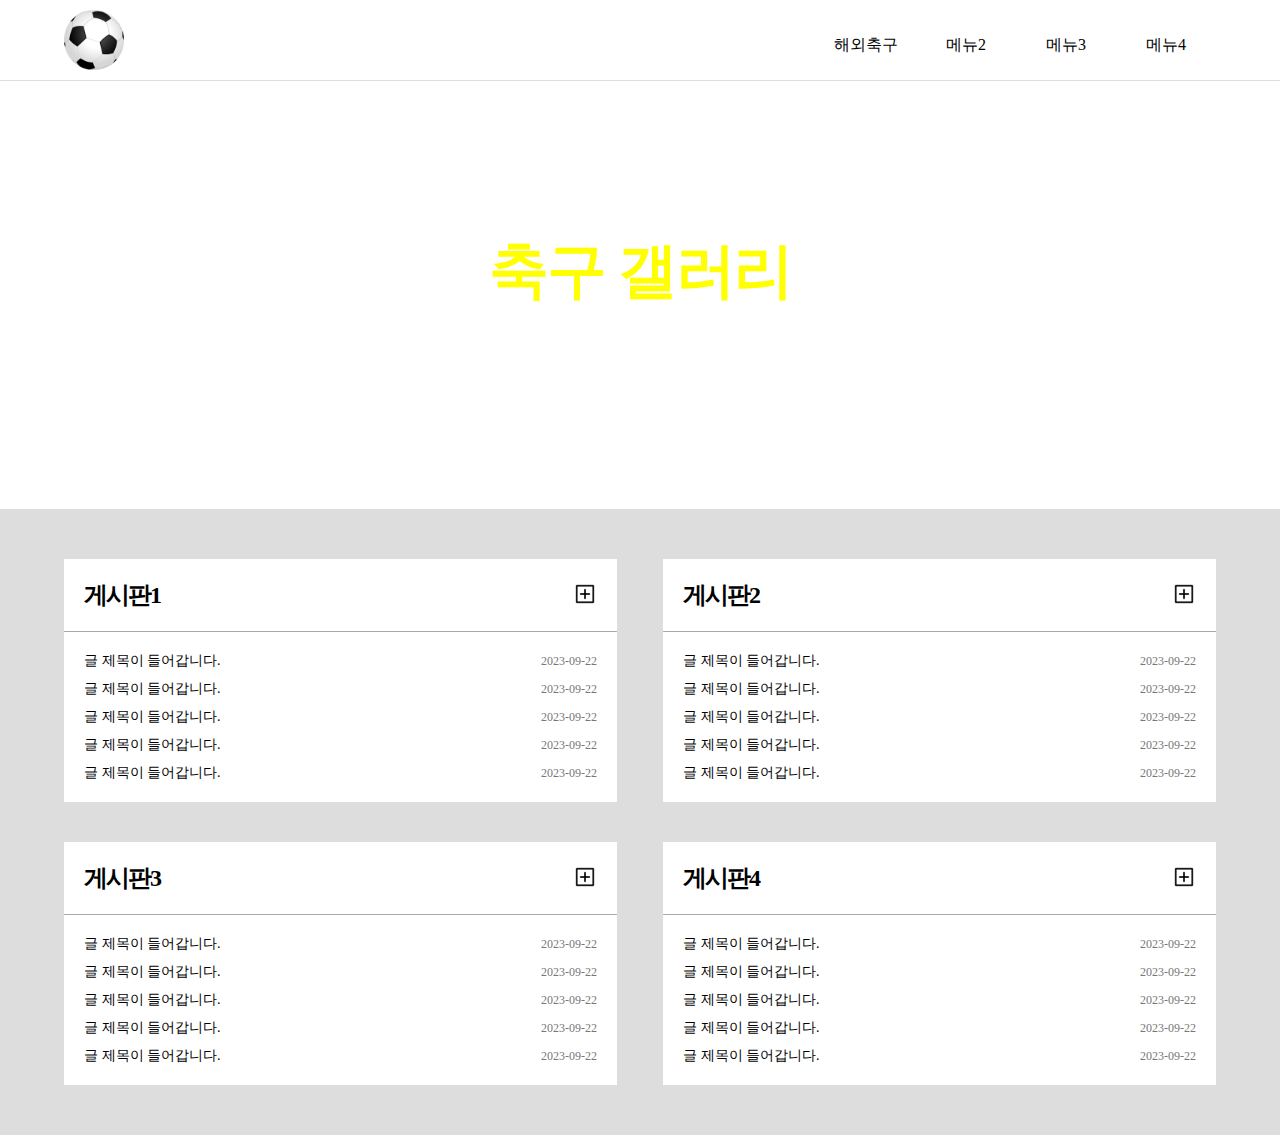
<file: index.html>
<html>

             <head>
                 <meta charset="UTF-8">
                 <title>웹사이트 만들기</title>
                 <link rel="stylesheet" href="css/style.css">
             </head>

             <body>
                 <div id="wrap">
                     <header>
                         <div>
                             <h1 class="logo">
                                 <img src="img/logp.png" alt="로고">
                             </h1>
                             <div class="menu_wrap">
                                 <ul class="menu">
                                     <li>
                                         <a href="https://sports.daum.net/worldsoccer">해외축구</a>
                                         <ul class="sub_m">
                                             <li><a href="https://sports.daum.net/schedule/worldsoccer">경기 일정</a></li>
                                             <li><a href="https://sports.daum.net/worldsoccer/news/breaking#313730303139383530363431385e2a7c2c232d405166536d51376a336c75">뉴스</a></li>
                                             <li><a href="https://sports.daum.net/record/epl">팀 순위</a></li>
                                         </ul>
                                     </li>

                                     <li>
                                         <a href="#">메뉴2</a>
                                         <ul class="sub_m">
                                             <li><a href="#">메뉴2-1</a></li>
                                             <li><a href="#">메뉴2-2</a></li>
                                             <li><a href="#">메뉴2-3</a></li>
                                         </ul>
                                     </li>

                                     <li>
                                         <a href="#">메뉴3</a>
                                         <ul class="sub_m">
                                             <li><a href="#">메뉴3-1</a></li>
                                             <li><a href="#">메뉴3-2</a></li>
                                             <li><a href="#">메뉴3-3</a></li>
                                         </ul>
                                     </li>

                                     <li>
                                         <a href="#">메뉴4</a>
                                         <ul class="sub_m">
                                             <li><a href="#">메뉴4-1</a></li>
                                             <li><a href="#">메뉴4-2</a></li>
                                             <li><a href="#">메뉴4-3</a></li>
                                         </ul>
                                     </li>
                                 </ul>
                             </div>
                         </div>
                     </header>
                     <div id=:container>
                         <div id="idx_top">
                             <strong>축구 갤러리</strong>
                             <p>안녕하세요. 축구 갤러리를 방문해주셔서 감사합니다.</p>
                         </div>
                         <div id="idx_board_wrap">
                             <div>
                                 <div class="idx_board">
                                     <div class="title">
                                         <a href="#" class="name">게시판1</a>
                                         <a href="#" class="more"><img src="img/more.png" alt="더 보기"></a>
                                     </div>
                                     <div class="list">
                                         <ul>
                                             <li>
                                                 <a href="#">글 제목이 들어갑니다.</a>
                                                 <span>2023-09-22</span>
                                             </li>
                                             <li>
                                                 <a href="#">글 제목이 들어갑니다.</a>
                                                 <span>2023-09-22</span>
                                             </li>
                                             <li>
                                                 <a href="#">글 제목이 들어갑니다.</a>
                                                 <span>2023-09-22</span>
                                             </li>
                                             <li>
                                                 <a href="#">글 제목이 들어갑니다.</a>
                                                 <span>2023-09-22</span>
                                             </li>
                                             <li>
                                                 <a href="#">글 제목이 들어갑니다.</a>
                                                 <span>2023-09-22</span>
                                             </li>
                                         </ul>
                                     </div>
                                 </div>
                                 <div class="idx_board">
                                     <div class="title">
                                         <a href="#" class="name">게시판2</a>
                                         <a href="#" class="more"><img src="img/more.png" alt="더 보기"></a>
                                     </div>
                                     <div class="list">
                                         <ul>
                                             <li>
                                                 <a href="#">글 제목이 들어갑니다.</a>
                                                 <span>2023-09-22</span>
                                             </li>
                                             <li>
                                                 <a href="#">글 제목이 들어갑니다.</a>
                                                 <span>2023-09-22</span>
                                             </li>
                                             <li>
                                                 <a href="#">글 제목이 들어갑니다.</a>
                                                 <span>2023-09-22</span>
                                             </li>
                                             <li>
                                                 <a href="#">글 제목이 들어갑니다.</a>
                                                 <span>2023-09-22</span>
                                             </li>
                                             <li>
                                                 <a href="#">글 제목이 들어갑니다.</a>
                                                 <span>2023-09-22</span>
                                             </li>
                                         </ul>
                                     </div>
                                 </div>
                                 <div class="idx_board">
                                     <div class="title">
                                         <a href="#" class="name">게시판3</a>
                                         <a href="#" class="more"><img src="img/more.png" alt="더 보기"></a>
                                     </div>
                                     <div class="list">
                                         <ul>
                                             <li>
                                                 <a href="#">글 제목이 들어갑니다.</a>
                                                 <span>2023-09-22</span>
                                             </li>
                                             <li>
                                                 <a href="#">글 제목이 들어갑니다.</a>
                                                 <span>2023-09-22</span>
                                             </li>
                                             <li>
                                                 <a href="#">글 제목이 들어갑니다.</a>
                                                 <span>2023-09-22</span>
                                             </li>
                                             <li>
                                                 <a href="#">글 제목이 들어갑니다.</a>
                                                 <span>2023-09-22</span>
                                             </li>
                                             <li>
                                                 <a href="#">글 제목이 들어갑니다.</a>
                                                 <span>2023-09-22</span>
                                             </li>
                                         </ul>
                                     </div>
                                 </div>
                                 <div class="idx_board">
                                     <div class="title">
                                         <a href="#" class="name">게시판4</a>
                                         <a href="#" class="more"><img src="img/more.png" alt="더 보기"></a>
                                     </div>
                                     <div class="list">
                                         <ul>
                                             <li>
                                                 <a href="#">글 제목이 들어갑니다.</a>
                                                 <span>2023-09-22</span>
                                             </li>
                                             <li>
                                                 <a href="#">글 제목이 들어갑니다.</a>
                                                 <span>2023-09-22</span>
                                             </li>
                                             <li>
                                                 <a href="#">글 제목이 들어갑니다.</a>
                                                 <span>2023-09-22</span>
                                             </li>
                                             <li>
                                                 <a href="#">글 제목이 들어갑니다.</a>
                                                 <span>2023-09-22</span>
                                             </li>
                                             <li>
                                                 <a href="#">글 제목이 들어갑니다.</a>
                                                 <span>2023-09-22</span>
                                             </li>
                                         </ul>
                                     </div>
                                 </div>
                             </div>
                         </div>
                     </div>
                 </div>
             </body>

             </html>
</file>
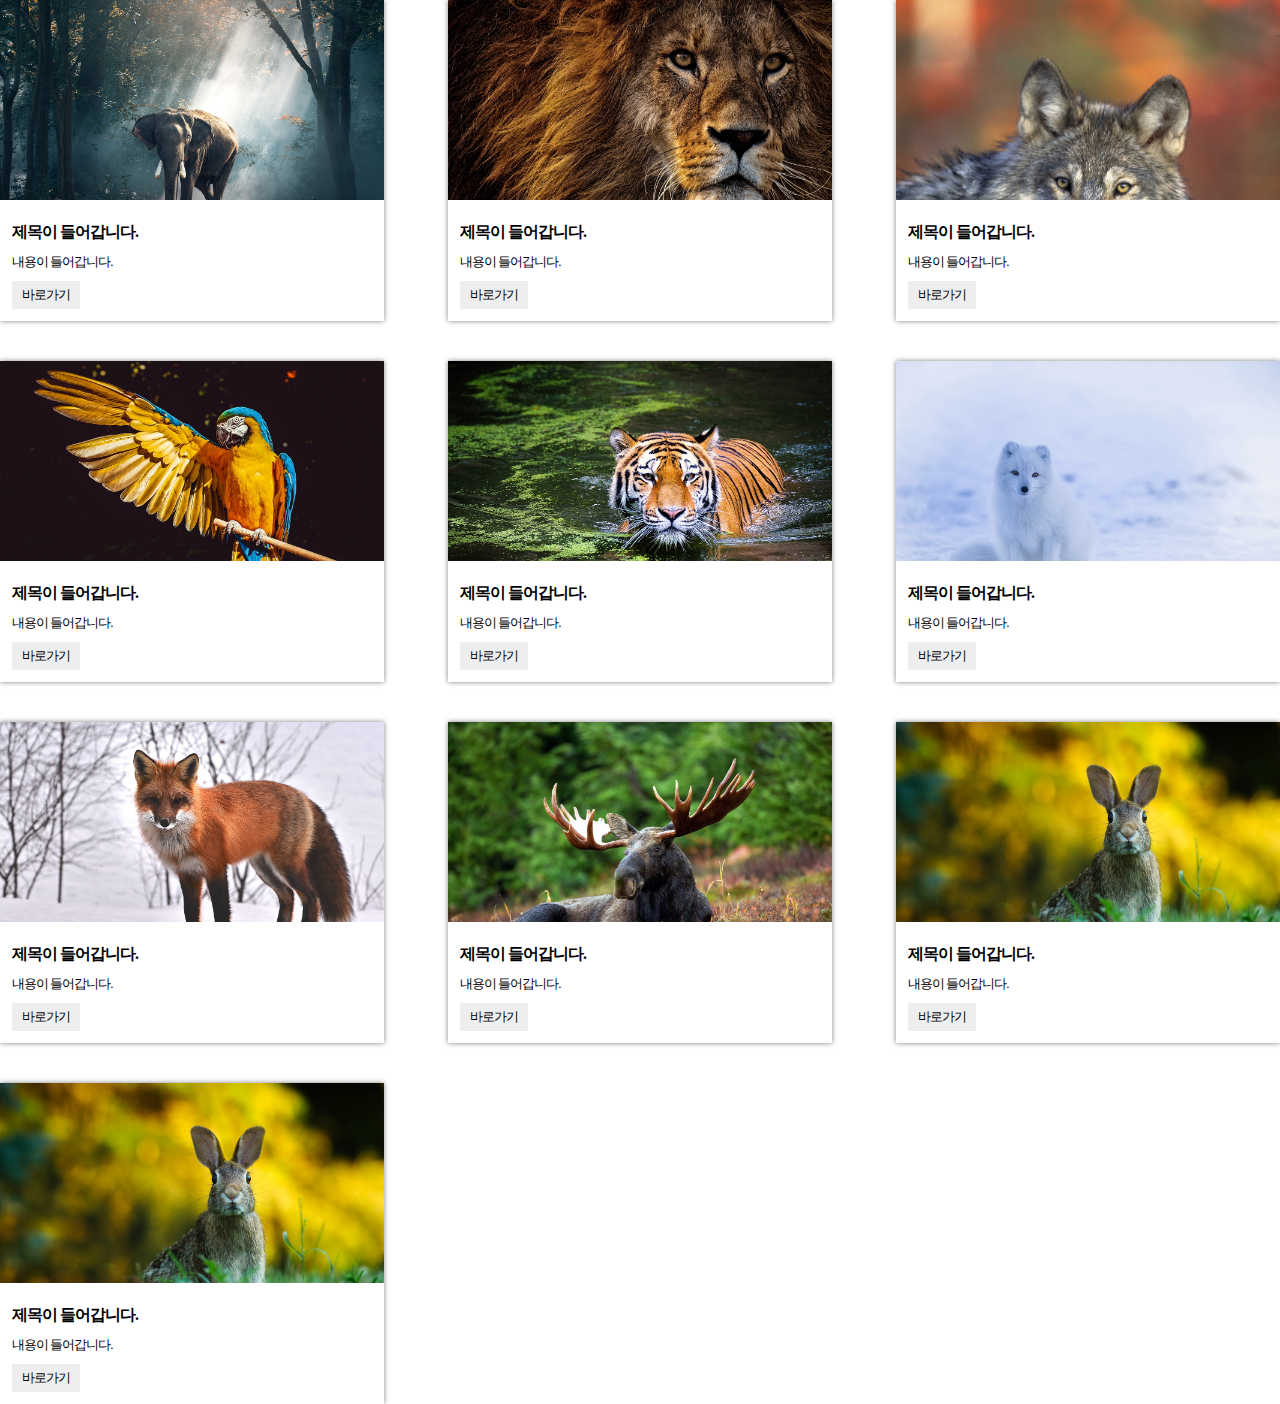
<file: card_List.html>
<html>
    <head>
        <title>카드 리스트</title>
        <link rel="stylesheet" href="css/card_style.css">
    </head>
    
    <body>
        <div class="list_wrap">
            <ul>
                <li class="card card1">
                    <div class="image"></div>
                    <div class="cont">
                        <strong>제목이 들어갑니다.</strong>
                        <p>내용이 들어갑니다.</p>
                        <a href="#">바로가기</a>
                    </div>
                </li>
                <li class="card card2">
                    <div class="image"></div>
                    <div class="cont">
                        <strong>제목이 들어갑니다.</strong>
                        <p>내용이 들어갑니다.</p>
                        <a href="#">바로가기</a>
                    </div>
                </li>
                <li class="card card3">
                    <div class="image"></div>
                    <div class="cont">
                        <strong>제목이 들어갑니다.</strong>
                        <p>내용이 들어갑니다.</p>
                        <a href="#">바로가기</a>
                    </div>
                </li>
                <li class="card card4">
                    <div class="image"></div>
                    <div class="cont">
                        <strong>제목이 들어갑니다.</strong>
                        <p>내용이 들어갑니다.</p>
                        <a href="#">바로가기</a>
                    </div>
                </li>
                <li class="card card5">
                    <div class="image"></div>
                    <div class="cont">
                        <strong>제목이 들어갑니다.</strong>
                        <p>내용이 들어갑니다.</p>
                        <a href="#">바로가기</a>
                    </div>
                </li>
                <li class="card card6">
                    <div class="image"></div>
                    <div class="cont">
                        <strong>제목이 들어갑니다.</strong>
                        <p>내용이 들어갑니다.</p>
                        <a href="#">바로가기</a>
                    </div>
                </li>
                
                <li class="card card7">
                    <div class="image"></div>
                    <div class="cont">
                        <strong>제목이 들어갑니다.</strong>
                        <p>내용이 들어갑니다.</p>
                        <a href="#">바로가기</a>
                    </div>
                </li>
                <li class="card card8">
                    <div class="image"></div>
                    <div class="cont">
                        <strong>제목이 들어갑니다.</strong>
                        <p>내용이 들어갑니다.</p>
                        <a href="#">바로가기</a>
                    </div>
                </li>
                <li class="card card9">
                    <div class="image"></div>
                    <div class="cont">
                        <strong>제목이 들어갑니다.</strong>
                        <p>내용이 들어갑니다.</p>
                        <a href="#">바로가기</a>
                    </div>
                </li>
                <li class="card card9">
                    <div class="image"></div>
                    <div class="cont">
                        <strong>제목이 들어갑니다.</strong>
                        <p>내용이 들어갑니다.</p>
                        <a href="#">바로가기</a>
                    </div>
                </li>
            </ul>
        </div>
    </body>
    
</html>
</file>
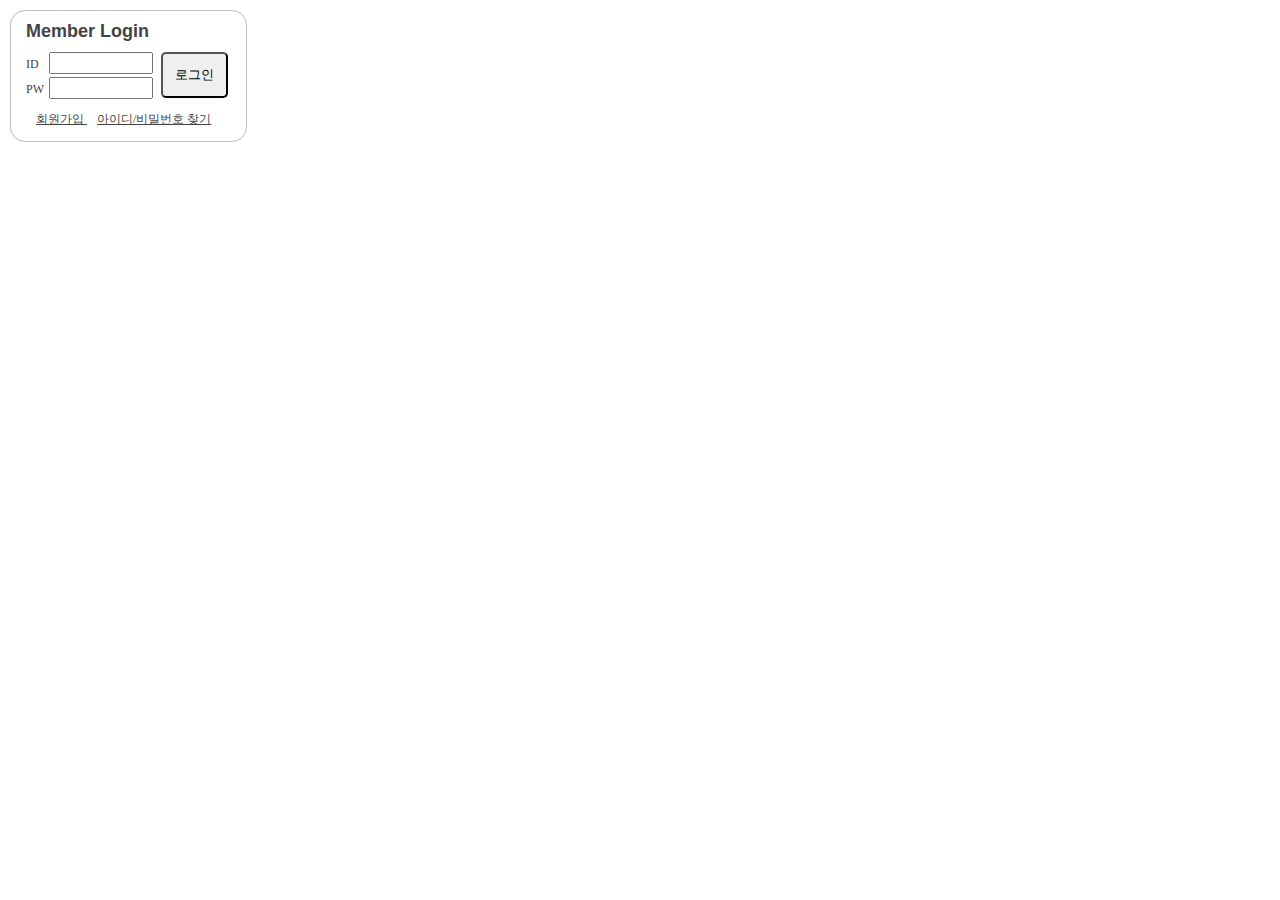
<file: css18.html>
<!DOCTYPE html>
<html lang="ko">
<head>
    <meta charset="UTF-8">
    <title>예제18</title>
    <style type="text/css">
        *{
            margin: 0; padding: 0;
        }
        body {
            font-family: "맑은 고딕","돋움";
            font-size: 12px; color: #444444;
        }
        ul {
            list-style: none;
        }
        #login_box {
            width: 220px;
            height: 120px;
            border: solid 1px #bbb;
            border-radius: 15px;
            margin: 10px 0 0 10px;
            padding: 10px 0 0 15px;
        }
        h2 {
            font-family: "Arial";
            margin-bottom: 10px;
        }
        #login_box input {
            width: 100px;
            height: 18px;
        }
        #id_pass,#login_btn {
            display: inline-block;
            vertical-align: top;
        }
        #id_pass span {
            display: inline-block;
            width: 20px;
        }
        #pass {
            margin-top: 3px;
        }
        #login_btn button {
            margin-left: 5px;
            padding: 12px;
            border-radius: 5px;
        }
        #btns{
            margin: 12px 0 0 0;
            text-decoration: underline;
        }
        #btns li {
            margin-left: 10px; display: inline;
        }
    </style>
</head>
<body>
    <form>
        <div id="login_box">
            <h2>Member Login</h2>
            <ul id="input_button">
                <li id="id_pass">
            <ul>
                <li>
                    <span>ID</span>
                    <input type="text">
            <li id="pass">
                <span>PW</span>
                <input type="password">
            </li>
            </ul>
            </li>
            <li id="login_btn">
                <button>로그인</button>
            </li>
            </ul>
            <ul id="btns">
                <li>회원가입</li>
                <li>아이디/비밀번호 찾기</li>
            </ul>
        </div>
    </form>
</body>
</html>
</file>
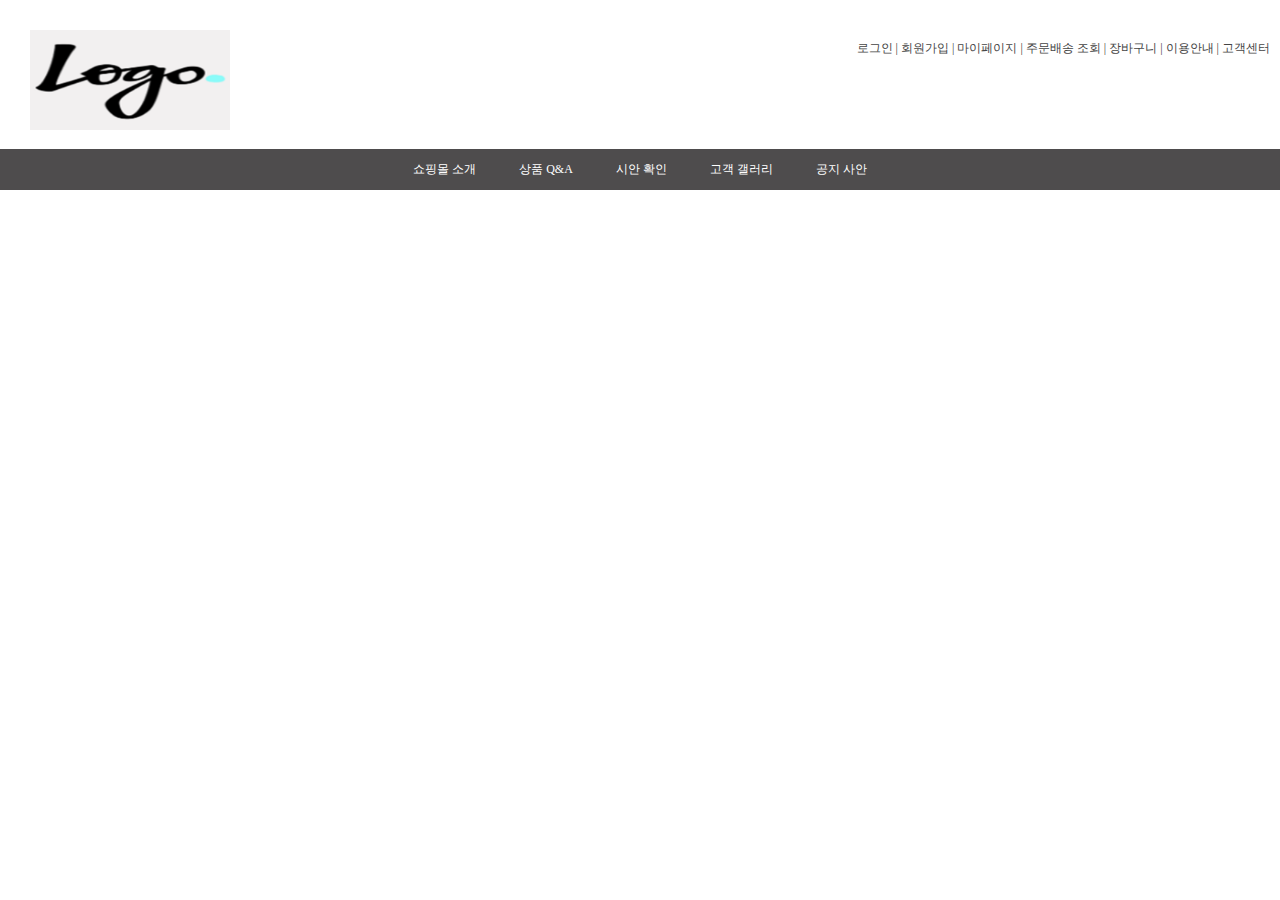
<file: css19.html>
<!DOCTYPE html>
<html lang="ko">
<head>
    <meta charset="UTF-8">
    <title>예제19</title>
    <style>
        * {
            margin: 0;
            padding: 0;
        }
        body{
            border-color: #f2f0f0;
            font-family: "맑은 고딕";
            font-size: 12px;
            color: #444;
        }
        ul{list-style: none;}
        .clear{clear: both;}
        #logo{
            padding: 30px 0 0 30px;
            float:left;
        }
        #top_menu{
            margin: 40px 10px 0 0;
            float: right;
        }
        #top_menu li{display: inline;}
        #main_menu{
            font-size: 12px;
            color: #fff;
            background-color: #4e4c4d;
            margin-top: 15px;
            padding: 12px;text-align: center;
        }
        #main_menu li{
            padding: 0 20px 0 20px;
            display: inline;
        }
    </style>
</head>
<body>
    <div id="logo">
        <img src="img/logo2.png" alt="logo" width="200" height="100">
    </div>
    <ul id="top_menu">
        <li>로그인 |</li>
        <li>회원가입 |</li>
        <li>마이페이지 |</li>
        <li>주문배송 조회 |</li>
        <li>장바구니 |</li>
        <li>이용안내 |</li>
        <li>고객센터</li>
    </ul>
    <div class="clear"></div>
    <ul id="main_menu">
        <li>쇼핑몰 소개</li>
        <li>상품 Q&amp;A</li>
        <li>시안 확인</li>
        <li>고객 갤러리</li>
        <li>공지 사안</li>
    </ul>
</body>
</html>
</file>
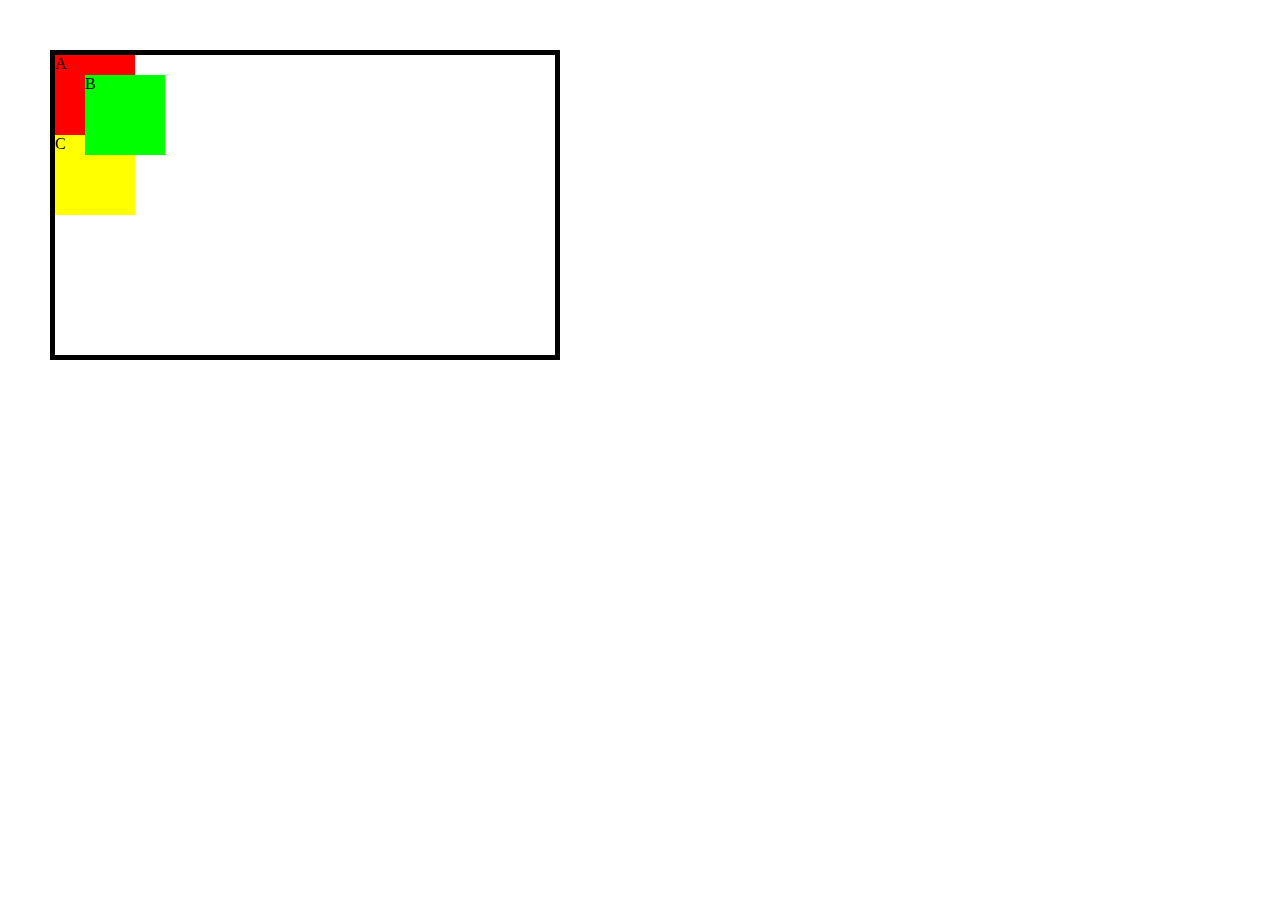
<file: css20.html>
<!DOCTYPE html>
<html lang="ko">
<head>
    <meta charset="UTF-8">
    <title>예제22</title>
    <style type="text/css">
        *{
            margin: 0;
            padding: 0;
        }
        #parent{
            width: 500px;
            height: 300px;
            border: solid 5px #000;
            margin: 50px 0 0 50px;
            position: relative;
        }
        #box1,#box2,#box3{
            width: 80px; height: 80px;
        }
        #box1{background-color: #f00;}
        #box2{background-color: #0f0;
        position: absolute; top: 20px; left: 30px;}        
        #box3{background-color: #ff0;}
    </style>
</head>
<body>
   <div id="parent">
    <div id="box1">A</div>
    <div id="box2">B</div>
    <div id="box3">C</div>
    </div>
</body>
</html>
</file>
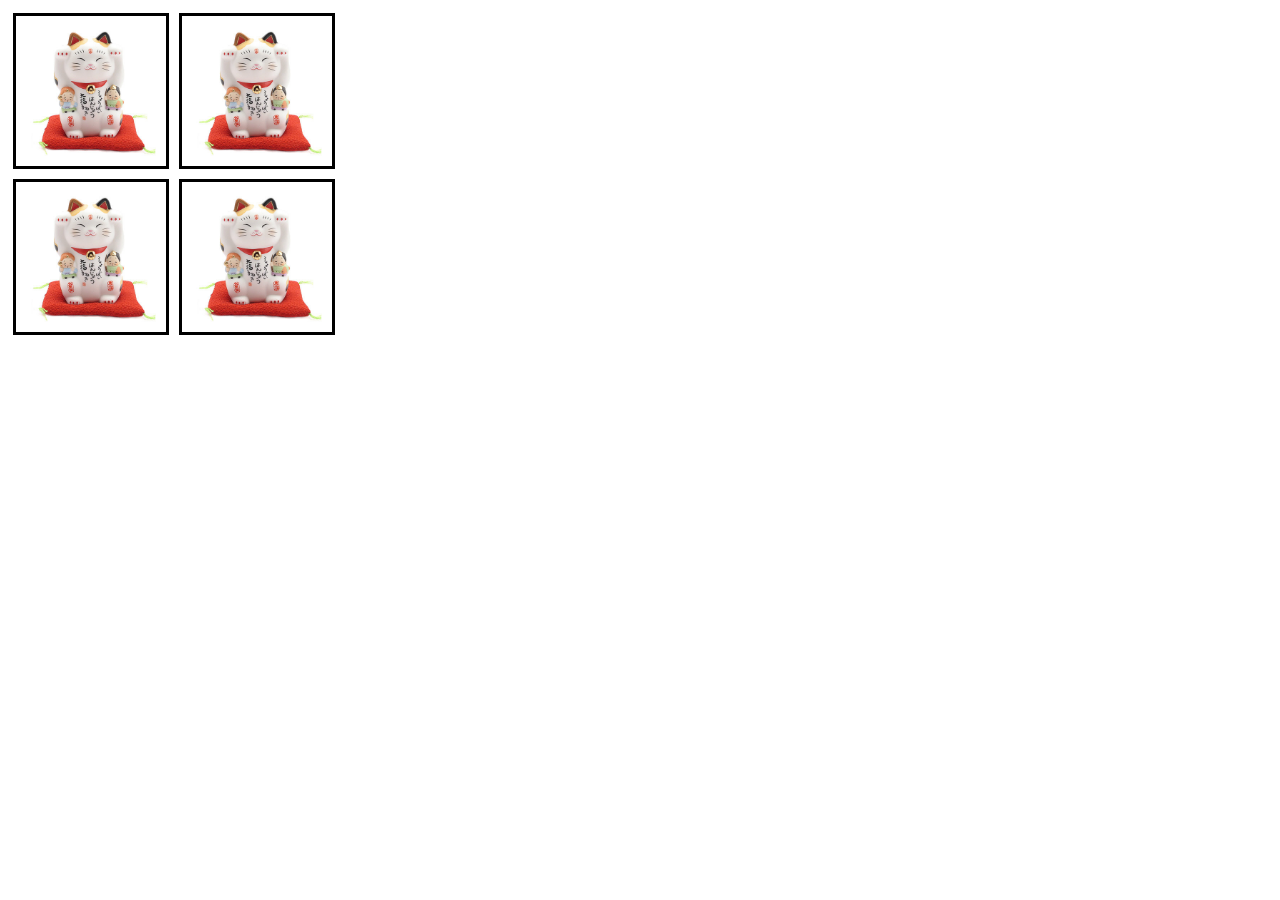
<file: css21.html>
<!DOCTYPE html>
<html lang="ko">
<head>
    <meta charset="UTF-8">
    <title>예제21</title>
    <style type="text/css">
        .items { border: solid 3px #000;
        float: left;    margin: 5px; }
        .items img { display: block; width: 150px; }
        .clear { clear: left; }
    </style>
</head>
<body>
    <div class="items">
        <img src="img/image1.jfif" alt="img">
    </div>
    <div class="items">
        <img src="img/image1.jfif" alt="img">
    </div>
    <div class="clear"></div>
    <div class="items">
        <img src="img/image1.jfif" alt="img">
    </div>
    <div class="items">
        <img src="img/image1.jfif" alt="img">
    </div>
</body>
</html>
</file>
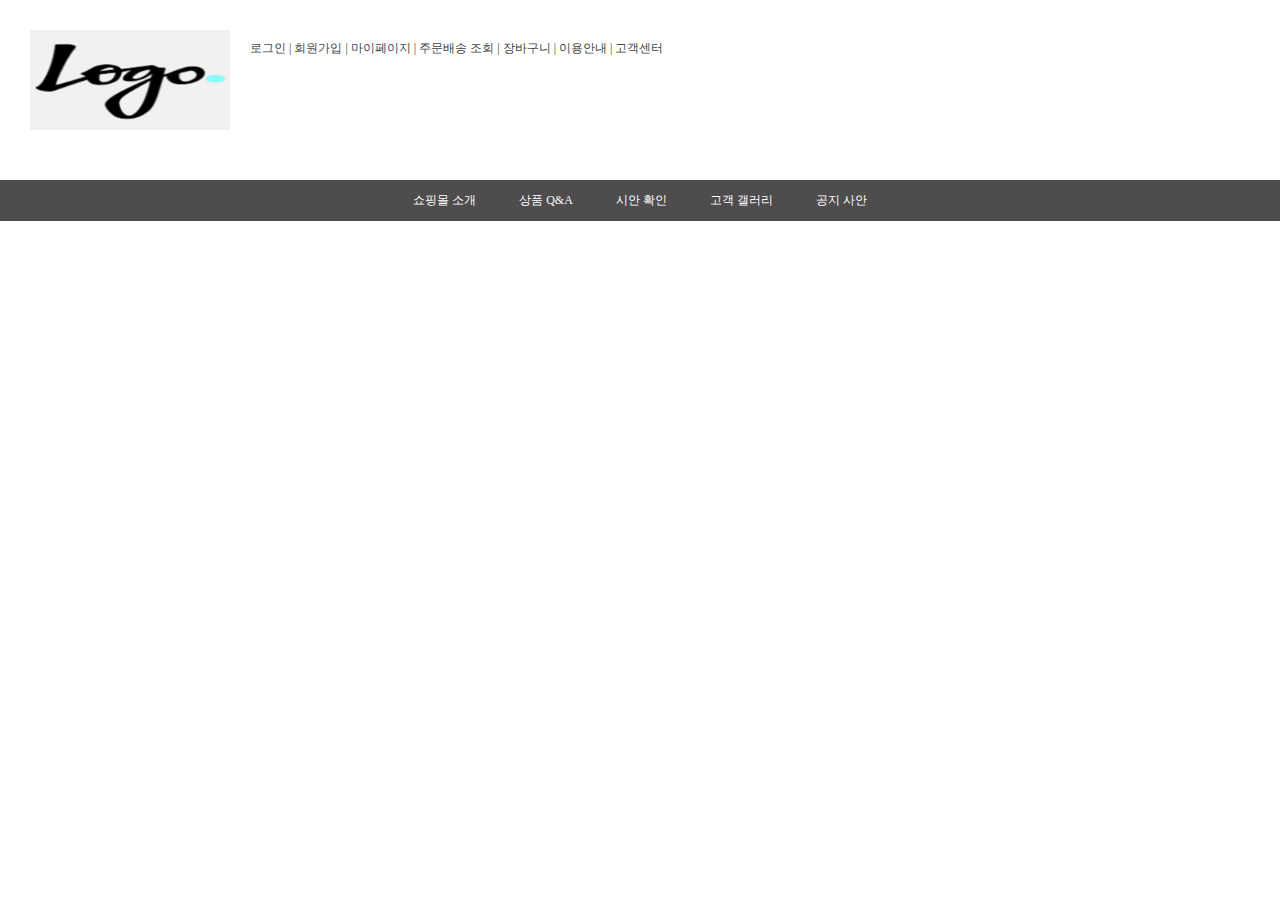
<file: css22.html>
<!DOCTYPE html>
<html lang="ko">
<head>
    <meta charset="UTF-8">
    <title>예제22</title>
    <style>
        * {
            margin: 0;
            padding: 0;
        }
        body{
            border-color: #f2f0f0;
            font-family: "맑은 고딕";
            font-size: 12px;
            color: #444;
        }
        ul{list-style: none;}
        #header{
            height: 135px; position: relative;
        }
        #logo{
            position: relative;
            top: 30px; left: 30px;
        }
        #top_menu{
            position: absolute;
            top: 40px; left: 250px;
        }
        #top_menu li{display: inline;}
        #main_menu{
            position: relative; top: 30px;
            font-size: 12px;
            color: #fff;
            background-color: #4e4c4d;
            margin-top: 15px;
            padding: 12px;text-align: center;
        }
        #main_menu li{
            padding: 0 20px 0 20px;
            display: inline;
        }
    </style>
</head>
<body>
    <div id="header">
        <img id="logo" src="img/logo2.png" alt="logo" width="200" height="100">
    </div>
    <ul id="top_menu">
        <li>로그인 |</li>
        <li>회원가입 |</li>
        <li>마이페이지 |</li>
        <li>주문배송 조회 |</li>
        <li>장바구니 |</li>
        <li>이용안내 |</li>
        <li>고객센터</li>
    </ul>
    <div class="clear"></div>
    <ul id="main_menu">
        <li>쇼핑몰 소개</li>
        <li>상품 Q&amp;A</li>
        <li>시안 확인</li>
        <li>고객 갤러리</li>
        <li>공지 사안</li>
    </ul>
</body>
</html>
</file>
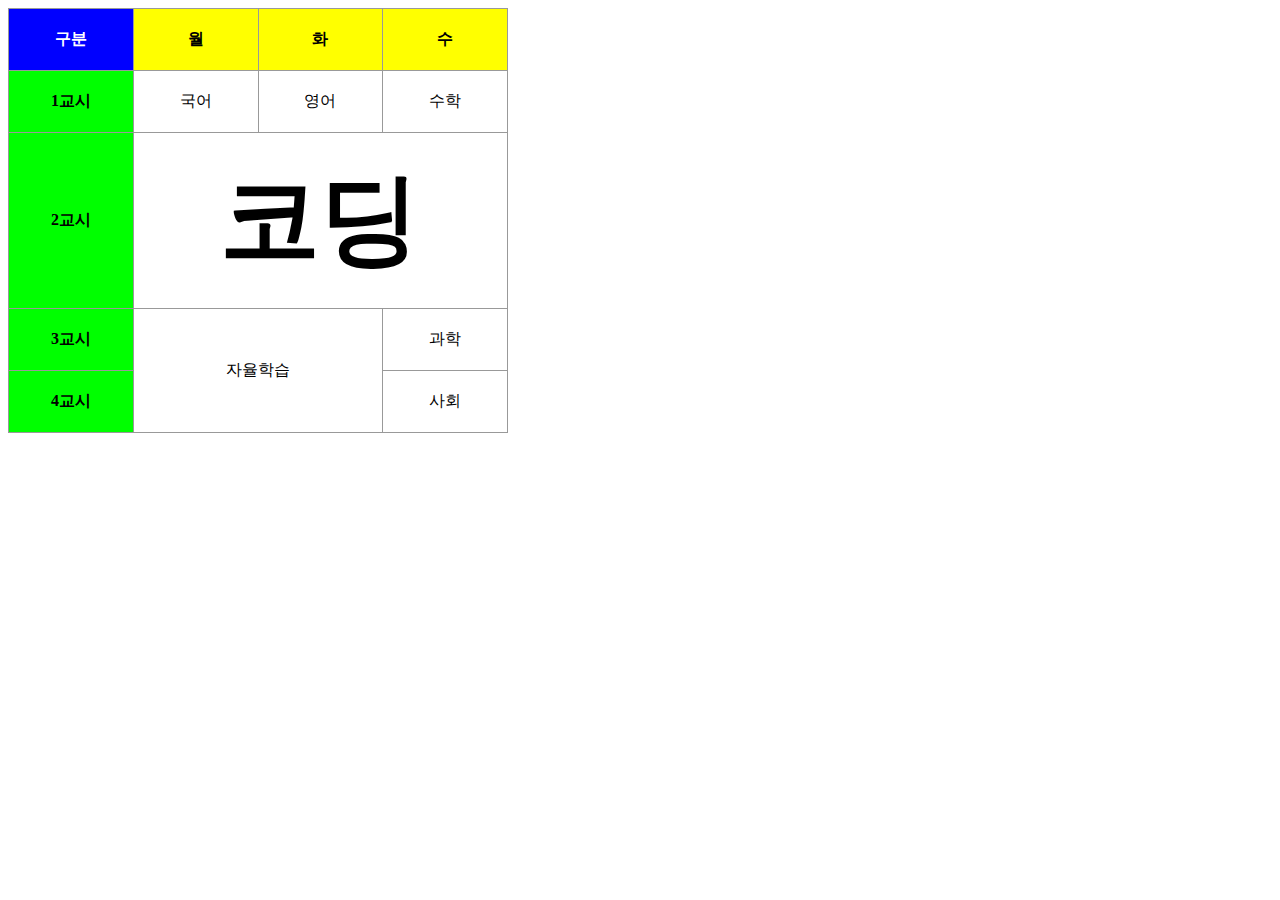
<file: css25.html>
<!DOCTYPE html>
<html lang="ko">
<head>
    <meta charset="UTF-8">
    <title>테이블 만들기</title>
    <link rel="stylesheet" href="style25.css">
</head>
<body>
    <table class="tbl">
        <caption>오늘의 표</caption>
        <colgroup>
            <col width="25%">
            <col width="25%">
            <col width="25%">
            <col width="25%">
        </colgroup>
    <thead>
        <tr>
            <th>구분</th>
            <th>월</th>
            <th>화</th>
            <th>수</th>
        </tr>
    </thead>
    <tbody>
        <tr>
            <th>1교시</th>
            <td>국어</td>
            <td>영어</td>
            <td>수학</td>
        </tr>
        <tr>
            <th>2교시</th>
            <td colspan="3" class="point">코딩</td>
        </tr>
        <tr>
            <th>3교시</th>
            <td colspan="2" rowspan="2">자율학습</td>
            <td>과학</td>
        </tr>
        <tr>
            <th>4교시</th>
            <td>사회</td>
        </tr>
    </tbody>
    </table>
</body>
</html>
</file>
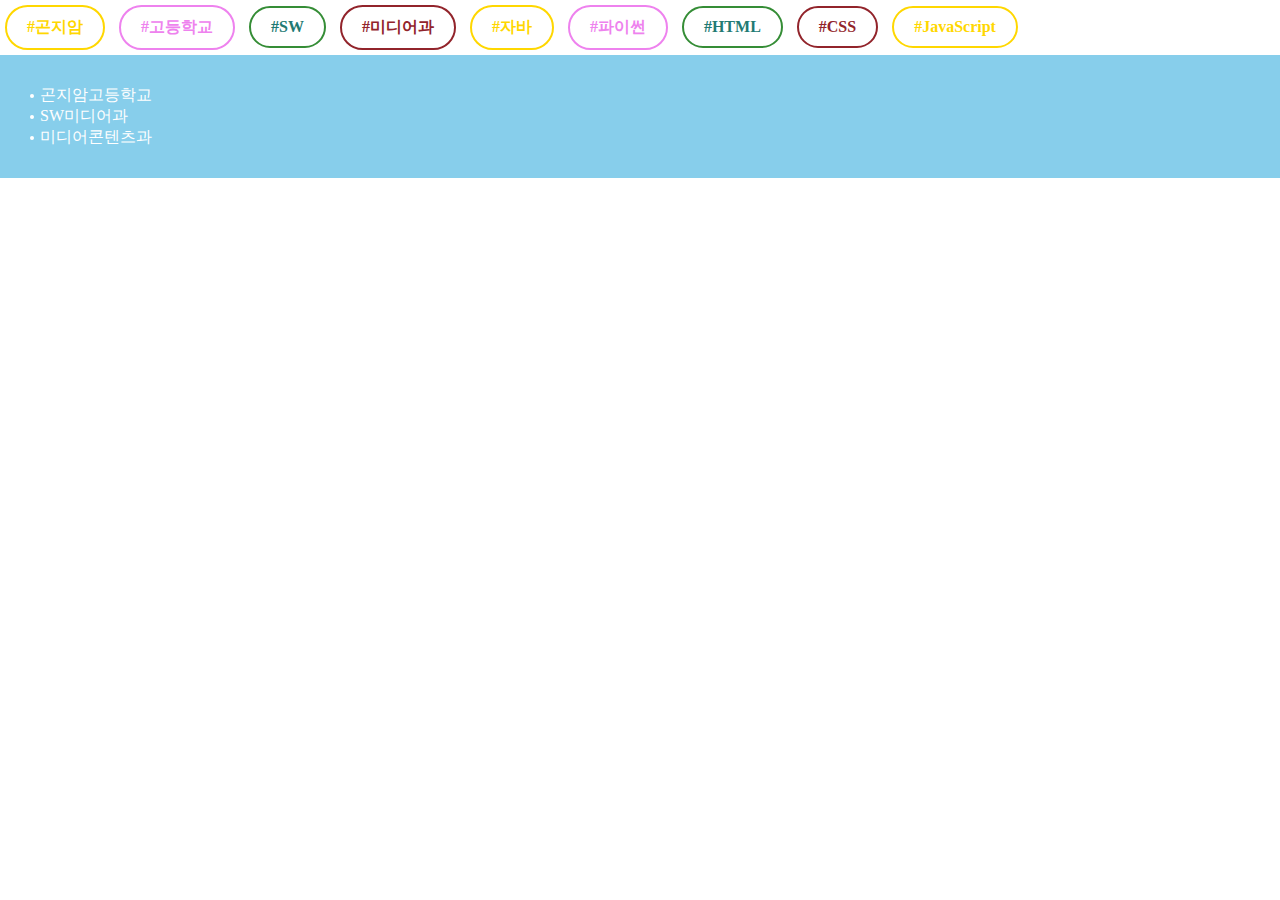
<file: css26.html>
<!DOCTYPE html>
<html lang="en">
<head>
    <meta charset="UTF-8">
    <title>가상선택지 before after</title>
    <link rel="stylesheet" href="css/style26.css">
</head>
<body>
    <div class="tags">
        <a href="#">곤지암</a>
        <a href="#">고등학교</a>
        <a href="#">SW</a>
        <a href="#">미디어과</a>
        <a href="#">자바</a>
        <a href="#">파이썬</a>
        <a href="#">HTML</a>
        <a href="#">CSS</a>
        <a href="#">JavaScript</a>
    </div>
    <ul class="list">
        <li>곤지암고등학교</li>
        <li>SW미디어과</li>
        <li>미디어콘텐츠과</li>
    </ul>
</body>
</html>
</file>
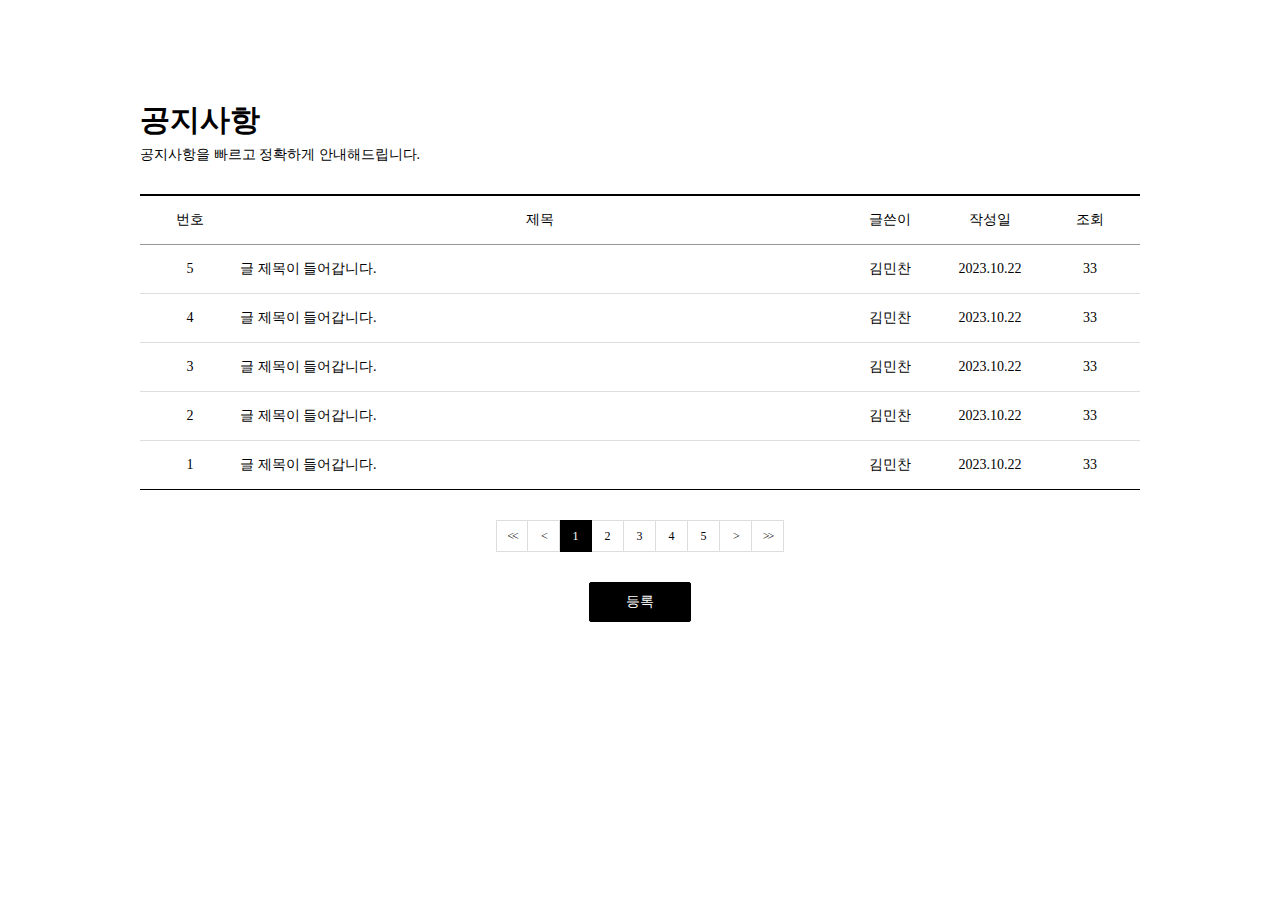
<file: list.html>
<!DOCTYPE html>
<html lang="ko">
<head>
    <meta charset="UTF-8">
    <meta name="viewport" content="width=device-width, initial-scale=1.0">
    <title>공지사항</title>
    <link rel="stylesheet" href="css/listStyle.css">
</head>
<body>
   <div class="board_wrap">
       <div class="board_title">
           <strong>공지사항</strong>
           <p>공지사항을 빠르고 정확하게 안내해드립니다.</p>
       </div>
       <div class="board_list_wrap">
           <div class="board_list">
               <div class="top">
                    <div class="num">번호</div>
                    <div class="title">제목</div>
                    <div class="writer">글쓴이</div>
                    <div class="date">작성일</div>
                    <div class="count">조회</div>
               </div>
           
           <div>
               <div class="num">5</div>
               <div class="title"><a href="view.html">글 제목이 들어갑니다.</a></div>
                <div class="writer">김민찬</div>
                <div class="date">2023.10.22</div>
                <div class="count">33</div>
           </div>
           <div>
               <div class="num">4</div>
               <div class="title"><a href="view.html">글 제목이 들어갑니다.</a></div>
                <div class="writer">김민찬</div>
                <div class="date">2023.10.22</div>
                <div class="count">33</div>
           </div>
           <div>
               <div class="num">3</div>
               <div class="title"><a href="view.html">글 제목이 들어갑니다.</a></div>
                <div class="writer">김민찬</div>
                <div class="date">2023.10.22</div>
                <div class="count">33</div>
           </div>
           <div>
               <div class="num">2</div>
               <div class="title"><a href="view.html">글 제목이 들어갑니다.</a></div>
                <div class="writer">김민찬</div>
                <div class="date">2023.10.22</div>
                <div class="count">33</div>
           </div>
           <div>
               <div class="num">1</div>
               <div class="title"><a href="view.html">글 제목이 들어갑니다.</a></div>
                <div class="writer">김민찬</div>
                <div class="date">2023.10.22</div>
                <div class="count">33</div>
           </div>
           </div>
           
           <div class="board_page">
               <a href="#" class="bt first"><<</a>
               <a href="#" class="bt prev"><</a>
               <a href="#" class="num on">1</a>
               <a href="#" class="num">2</a>
               <a href="#" class="num">3</a>
               <a href="#" class="num">4</a>
               <a href="#" class="num">5</a>
               <a href="#" class="bt next">></a>
               <a href="#" class="bt last">>></a>
           </div>
           
           <div class="bt_wrap">
               <a href="write.html" class="on">등록</a>
               <!-- <a href="#">수정</a> -->
               </div>
       </div>
   </div> 
</body>
</html>
</file>
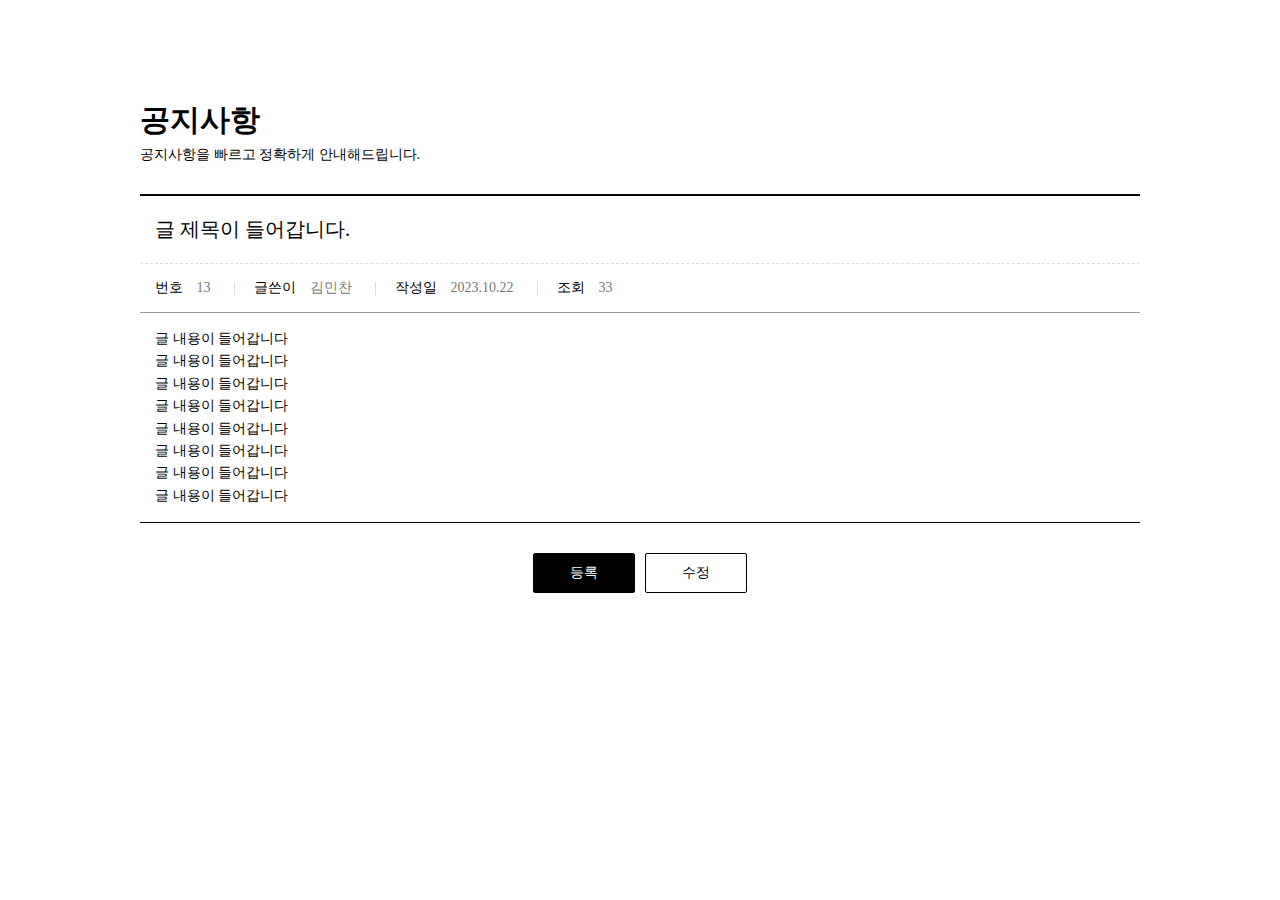
<file: view.html>
<!DOCTYPE html>
<html lang="ko">
<head>
    <meta charset="UTF-8">
    <meta name="viewport" content="width=device-width, initial-scale=1.0">
    <title>공지사항</title>
    <link rel="stylesheet" href="css/listStyle.css">
</head>
<body>
   <div class="board_wrap">
       <div class="board_title">
           <strong>공지사항</strong>
           <p>공지사항을 빠르고 정확하게 안내해드립니다.</p>
       </div>
       <div class="board_view_wrap">
           <div class="board_view">
               <div class="title">
               글 제목이 들어갑니다.
               </div>
               <div class="info">
                <dl>
                    <dt>번호</dt>
                    <dd>13</dd>
                </dl>
                <dl>
                    <dt>글쓴이</dt>
                    <dd>김민찬</dd>
                </dl>
                <dl>
                    <dt>작성일</dt>
                    <dd>2023.10.22</dd>
                </dl>
                <dl>
                    <dt>조회</dt>
                    <dd>33</dd>
                </dl>
               </div>
               <div class="cont">
                  글 내용이 들어갑니다<br>
                  글 내용이 들어갑니다<br>
                  글 내용이 들어갑니다<br>
                  글 내용이 들어갑니다<br>
                  글 내용이 들어갑니다<br>
                  글 내용이 들어갑니다<br>
                  글 내용이 들어갑니다<br>
                  글 내용이 들어갑니다
                </div>
               </div>
           <div class="bt_wrap">
               <a href="#" class="on">등록</a>
               <a href="#">수정</a>
             </div>
           </div>
       </div>
</body>
</html>
</file>
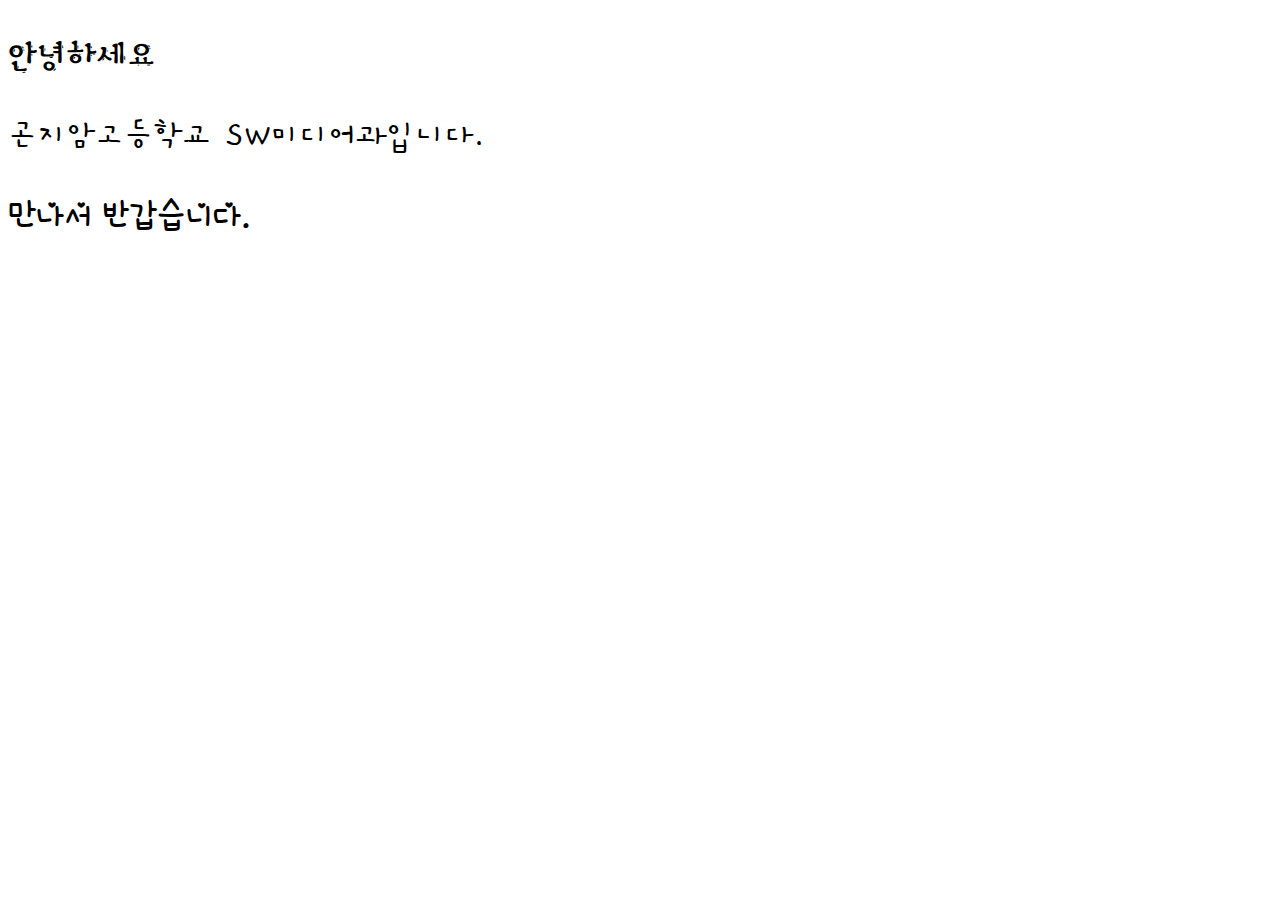
<file: webfont.html>
<!DOCTYPE html>
<html lang="ko">
<head>
    <meta charset="UTF-8">
    <title>구글 웹폰트 적용하기</title>
    <style>
    @import url('https://fonts.googleapis.com/css2?family=Black+And+White+Picture&family=Gaegu:wght@700&family=Single+Day&display=swap');
    
    p{
    font-size: 35px;
        }
        .font1 {
            font-family: 'Black And White Picture', cursive;
        }
        .font2 {
            font-family: 'Gaegu', cursive;
        }
        .font3 {
            font-family: 'Single Day', cursive;
        }
    </style>
</head>
<body>
    <p class="font1">안녕하세요</p>
    <p class="font2">곤지암고등학교 SW미디어과입니다.</p>
    <p class="font3">만나서 반갑습니다.</p>
</body>
</html>
</file>
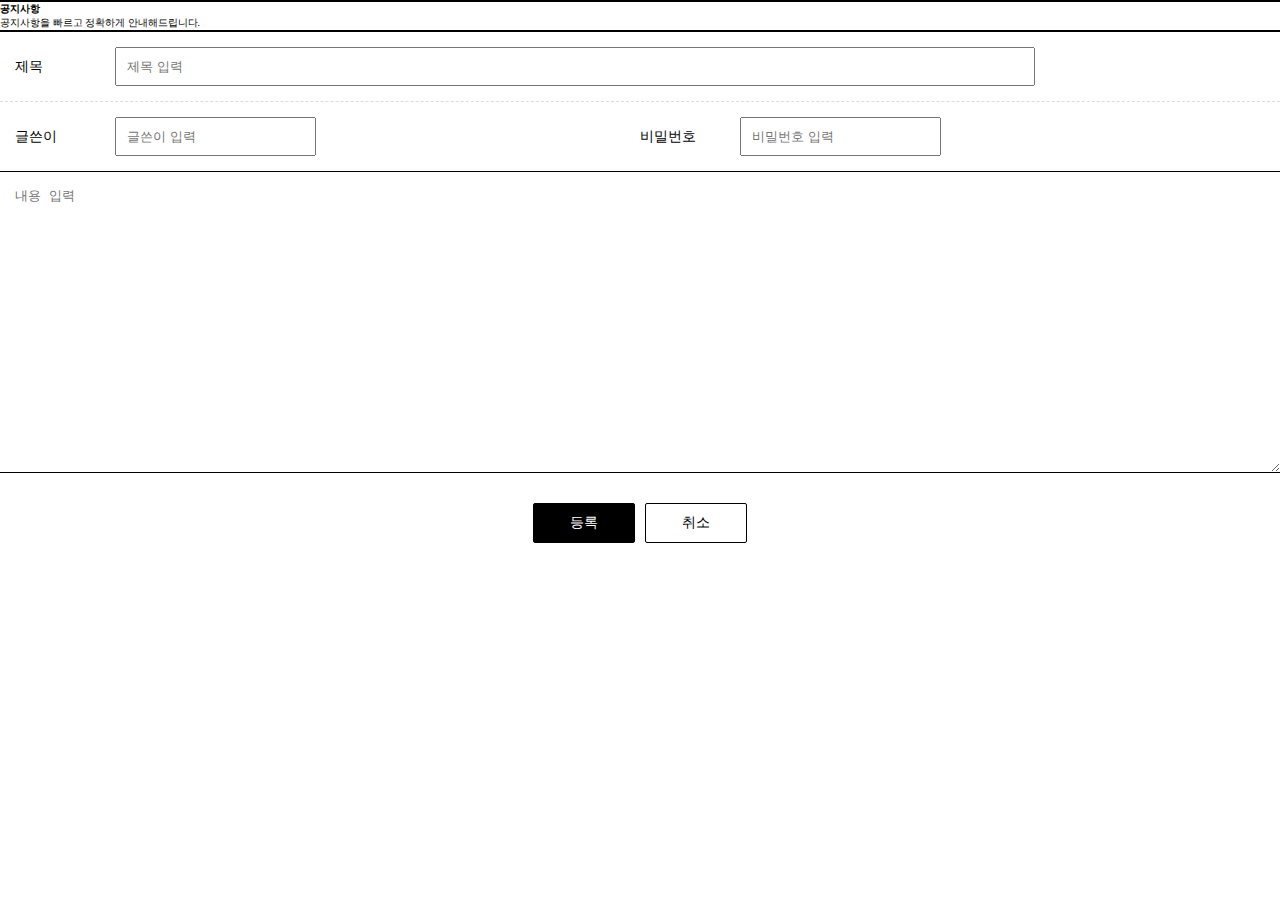
<file: write.html>
<!DOCTYPE html>
<html lang="ko">
<head>
    <meta charset="UTF-8">
    <meta name="viewport" content="width=device-width, initial-scale=1.0">
    <title>공지사항</title>
    <link rel="stylesheet" href="css/listStyle.css">
</head>
<body>
   <div class="board_write_wrap">
       <div class="board_write">
           <strong>공지사항</strong>
           <p>공지사항을 빠르고 정확하게 안내해드립니다.</p>
       </div>
       <div class="board_write_wrap">
           <div class="board_write">
               <div class="title">
               <dl>
                   <dt>제목</dt>
                   <dd><input type="text" placeholder="제목 입력"></dd>
               </dl>
           </div>
           
               <div class="info">
                <dl>
                    <dt>글쓴이</dt>
                   <dd><input type="text" placeholder="글쓴이 입력"></dd></dl>
                <dl>   
                   <dt>비밀번호</dt><dd><input type="password" placeholder="비밀번호 입력"></dd></dl>
               </div>
                <div class="cont">
                    <textarea placeholder="내용 입력"></textarea>
                </div>  
                </div>  
                
           <div class="bt_wrap">
               <a href="write.html" class="on">등록</a>
               <a href="#">취소</a>
           </div>
       </div>
   </div> 
</body>
</html>
</file>
<file: css/style.css>
* {
    margin: 0;
    padding: 0;
}
a {
    color: inherit;
    text-decoration: none;
}
ul, li {
    list-style: none;
}
header {
    height: 80px;
    border-bottom: 1px solid #ddd;
}
header > div {
    height: 80px;
    width: 90%;
    min-width: 1000px;
    max-width: 1200px;
    margin: 0 auto;
}
header .logo {
    float: left;
}
header .logo img {
    height: 60px;
    margin-top: 10px;
}
.menu_wrap .menu {
    font-size: 0;
    float: right;
    margin-top: 25px;
}
.menu_wrap .menu > li {
    display: inline-block;
    width: 100px;
    background: #fff;
    font-size: 16px;
    text-align: center;
    vertical-align: top;
}
.menu_wrap .menu a {
    display: block;
    padding: 10px 0;
}
.menu_wrap .menu a:hover {
    background: #325cb2;
    color: #fff;
}
.menu_wrap .menu > li:hover > .sub_m {
    display: block;
}
.menu_wrap .sub_m {
    display: none;
}
#idx_top{
    width: 100%;
    padding: 150px 0;
    background: url(https://image.fmkorea.com/files/attach/new2/20220321/33854530/3404056789/4451331777/7707753e14f5a85e085528de86206fc0.jpeg) no-repeat 50% 50% /cover;
    text-align: center;
}

#idx_top strong{
    font-size: 60px;
    color: #fff;
    letter-spacing: -2px;
}
#idx_top p{
    font-size: 20px;
    color: #fff;
    margin-top: 20px;
}
#idx_top strong{
    color: yellow;
}
#idx_board_wrap {
    background: #ddd;
    padding: 50px 0;
}
#idx_board_wrap > div {
    width: 90%;
    min-width: 1000px;
    max-width: 1200px;
    margin: 0 auto;
    font-size: 0;
}
.idx_board {
    width: 48%;
    display: inline-block;
    background: #fff;
}
.idx_board:nth-child(even) {
    margin-left: 4%;
}
.idx_board:nth-child(3),
.idx_board:nth-child(4) {
    margin-top: 40px;
}
.idx_board .title {
    position: relative;
    padding: 20px;
    border-bottom: 1px solid #aaa;
}
.idx_board .title a {
    display: inline-block;
    vertical-align: middle;
}
.idx_board .title .name {
    font-size: 24px;
    font-weight: 600;
    letter-spacing: -2px;
}
.idx_board .title .more {
    position: absolute;
    top: 23px;
    right: 20px;
}
.idx_board .title .more img {
    width: 24px;
    margin-left: 3px;
}
.idx_board .list {
    padding: 20px;
    font-size: 0;
}
.idx_board .list ul li {
    margin-top: 10px;
}
.idx_board .list ul li:first-child {
    margin-top: 0;
}
.idx_board .list a {
    font-size: 14px;
    width: 80%;
}
.idx_board .list span {
    font-size: 12px;
    color: #777;
    width: 20%;
    text-align: right;
}
.idx_board .list a,
.idx_board .list span {
    display: inline-block;
    vertical-align: middle;
}
</file>
<file: css/card_style.css>
* {
    margin: 0;
    padding: 0;
}
ul,li {
    list-style: none;
}
a {
    text-decoration: none;
    color: inherit;
}
.list_wrap ul {
    font-size: 0;
}
.list_wrap .card {
    width: 30%;
    display: inline-block;
    margin-left: 5%;
    margin-top: 40px;
    box-shadow: 0px 0px 5px rgba(0, 0, 0, 0.5);
}
.list_wrap .card:nth-child(3n-2) {
    margin-left: 0;
}
.list_wrap .card:nth-child(-n+3) {
    margin-top: 0;
}
.list_wrap .card .image {
    width: 100%;
    height: 200px;
    background-color: #ddd;
    background-size: cover;
}

.list_wrap .card1 .image { background-image: url(../img/img1.jpg); }
.list_wrap .card2 .image { background-image: url(../img/img2.jpg); }
.list_wrap .card3 .image { background-image: url(../img/img3.jpg); }
.list_wrap .card4 .image { background-image: url(../img/img4.jpg); }
.list_wrap .card5 .image { background-image: url(../img/img5.jpg); }
.list_wrap .card6 .image { background-image: url(../img/img6.jpg); }
.list_wrap .card7 .image { background-image: url(../img/img7.jpg); }
.list_wrap .card8 .image { background-image: url(../img/img8.jpg); }
.list_wrap .card9 .image { background-image: url(../img/img9.jpg); }

.list_wrap .card .cont {
    padding: 12px;
}
.list_wrap .card strong {
    font-size: 16px;
    letter-spacing: -1px;
    display: block;
    margin: 10px 0;
}
.list_wrap .card p {
    font-size: 13px;
    letter-spacing: -1px;
}
.list_wrap .card a {
    font-size: 13px;
    letter-spacing: -1px;
    display: inline-block;
    background: #eee;
    padding: 5px 10px;
    margin-top: 10px;
}
.list_wrap .card a:hover {
    background: #325cb2;
    color: #fff;
}
</file>
<file: style25.css>
.tbl{
    width: 500px;
    border-collapse: collapse;
}

.tbl caption{
    display: none;
}

.tbl th,
.tbl td{
    border: 1px solid #999;
    padding: 20px 0;
}

.tbl thead th{
    background: yellow;
}

.tbl thead th:first-child{
    background: blue;
    color: #fff;
}

.tbl tbody th{
    background: lime;
}

.tbl td{
    text-align: center;
}

.tbl .point{
    font-size: 100px;
    font-weight: 600;
}
</file>
<file: css/style26.css>
* {
    margin: 0;
    padding: 0;
}

a {
    text-decoration: none;
    color: inherit;
}

.tags a {
    display: inline-block;
    margin: 5px;
    padding: 10px 20px;
    border: 2px solid violet;
    border-radius: 100px;
    background: #fff;
    color: violet;
    font-weight: 600;
}

.tags a::before {
    content: "#";
}

.tags a:nth-child(4n-3) {
    border: 2px solid gold;
    color: gold;
}

.tags a:nth-child(4n-2) {
    border: 2px solid violet;
    color: violet;
}

.tags a:nth-child(4n-1) {
    border: 2px solid rgb(53,141,54);
    color: rgb(34,122,115);
}

.tags a:nth-child(4n) {
    border: 2px solid rgb(146,36,43);
    color: rgb(146,36,43);
}

ul,li {
    list-style: none;
}

.list {
    padding: 30px;
    background: skyblue;
}

.list li {
    color: #fff;
    margin-top: 10;
    position: relative;
    padding-left: 10px;
}

.list li:first-child {
    margin-top: 0;
}

.list li::before {
    content: "";
    width: 4px;
    height: 4px;
    background: #fff;
    display: block;
    position: absolute;
    top: 9px;
    left: 0;
    border-radius: 2px;
}
</file>
<file: css/listStyle.css>
* {
    margin: 0;
    padding: 0;
}

ul, li {
    list-style: none;
}

a {
    text-decoration: none;
    color: inherit;
}

html {
    font-size: 10px;
}

.board_wrap {
    width: 1000px;
    margin: 100px auto;
}

.board_title {
    margin-bottom: 30px;
}

.board_title strong {
    font-size: 3rem;
}

.board_title p {
    margin-top: 5px;
    font-size: 1.4rem;
}

.bt_wrap {
    margin-top: 30px;
    text-align: center;
    font-size: 0;
}

.bt_wrap a {
    display: inline-block;
    min-width: 80px;
    margin-left: 10px;
    padding: 10px;
    border: 1px solid #000;
    border-radius: 2px;
    font-size: 1.4rem;
}
.bt_wrap a:first-child {   
    margin-left: 0;
}
.bt_wrap a.on {
    background: #000;
    color: #fff;
}

.board_list {
    width: 100%;
    border-top: 2px solid #000;
}

.board_list > div {
    border-bottom: 1px solid #ddd;
    font-size: 0;
}

.board_list > div.top {
    border-bottom: 1px solid #999;
}

.board_list > div:last-child {
    border-bottom: 1px solid #000;
}

.board_list > div > div {
    display: inline-block;
    font-size: 1.4rem;
    text-align: center;
    padding: 15px 0;
}

.board_list .num {
    width: 10%;
}

.board_list .top .title {
    text-align: center;
}

.board_list .title {
    width: 60%;
    text-align: left;
}

.board_list .writer {
    width: 10%;
}

.board_list .date {
    width: 10%;
}

.board_list .count {
    width: 10%;
}

.board_page {
    margin-top: 30px;
    text-align: center;
    font-size: 0;
}

.board_page a {
    display: inline-block;
    width: 32px;
    height: 32px;
    border: 1px solid #ddd;
    font-size: 1.2rem;
    border-left: 0;
    vertical-align: middle;
    line-height: 100%;
    padding: 9px;
    box-sizing: border-box;
}

.board_page a:first-child {
    border-left: 1px solid #ddd;
}

.board_page a.bt {
    letter-spacing: -2px;
}

.board_page a.on {
    border-color: #000;
    background: #000;
    color: #fff;
}

.board_view {
    width: 100%;
    border-top: 2px solid #000;
    font-size: 1.4rem;
}

.board_view .title {
    padding: 20px 15px;
    border-bottom: 1px dashed #ddd;
    font-size: 2rem;
}

.board_view .info {
    padding: 15px;
    border-bottom: 1px solid #999;
}

.board_view .info dl {
    display: inline-block;
    padding: 0 20px;
    position: relative;
}

.board_view .info dl:first-child {
    padding-left: 0;
}

.board_view .info dl::before {
    content: "";
    display: block;
    position: absolute;
    top: 3px;
    left: 0;
    width: 1px;
    height: 13px;
    background: #ddd;
}

.board_view .info dl:first-child::before {
    display: none;
}

.board_view .info dl dt,
.board_view .info dl dd {
    display: inline-block;
}

.board_view .info dl dd {
    margin-left: 10px;
    color: #777;
}

.board_view .cont {
    padding: 15px;
    border-bottom: 1px solid #000;
    line-height: 160%;
}

.board_write {
    border-top: 2px solid #000;
}

.board_write .title,
.board_write .info {
    padding: 15px;
}

.board_write .info {
    border-top: 1px dashed #ddd;
    border-bottom: 1px solid #000;
    font-size: 0;
}

.board_write .info dl {
    display: inline-block;
    width: 50%;
    vertical-align: middle;
}

.board_write .title dt,
.board_write .title dd,
.board_write .info dt,
.board_write .info dd {
    display: inline-block;
    vertical-align: middle;
    font-size: 1.4rem;
}

.board_write .cont {
    border-bottom: 1px solid #000;
}

.board_write .cont textarea {
    display: block;
    width: 100%;
    height: 300px;
    padding: 15px;
    box-sizing: border-box;
    border: 0;
    resize: vertical;
}

.board_write .title dt,
.board_write .info dt {
    width: 100px;
}

.board_write .title dd {
    width: calc(100% - 100px);
}

.board_write .title dl {
    font-size: 0;
}

.board_write .title dd input[type="text"] {
    width: 80%;
}

.board_write .title dd input[type="text"],
.board_write .info dd input[type="text"],
.board_write .info dd input[type="password"] {
    padding: 10px;
    box-sizing: border-box;
}
</file>
